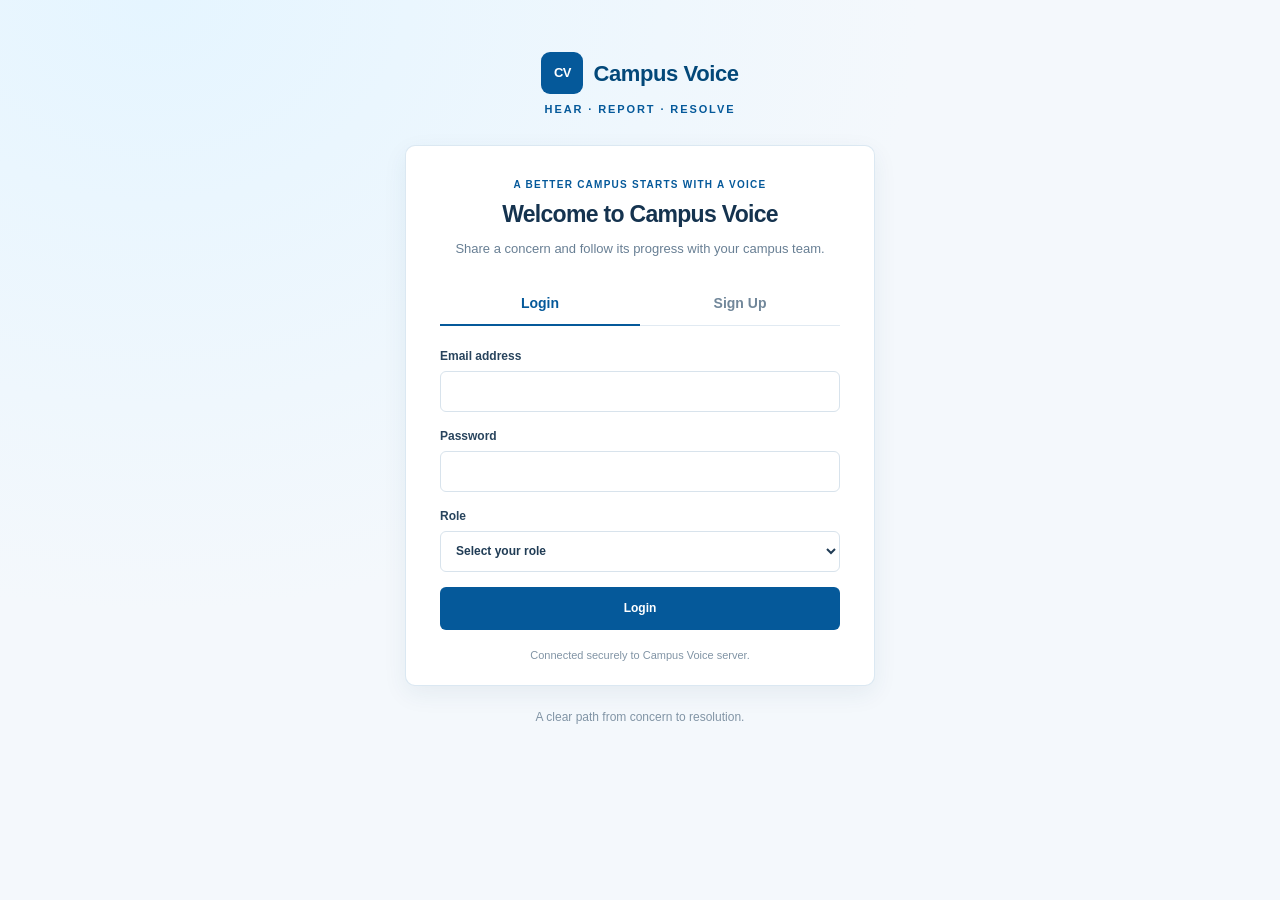
<file: index.html>
<!doctype html>
<html lang="en">
<head>
  <meta charset="utf-8">
  <meta name="viewport" content="width=device-width, initial-scale=1">
  <title>Campus Voice | Hear · Report · Resolve</title>
  <link rel="stylesheet" href="css/style.css">
  <script src="js/app.js" defer></script>
</head>
<body class="auth-page">
  <main class="auth-shell">
    <a class="brand auth-brand" href="index.html" aria-label="Campus Voice home"><span class="brand-mark">CV</span><span>Campus Voice</span></a>
    <p class="tagline">Hear · Report · Resolve</p>
    <section class="auth-card card">
      <div class="auth-heading"><p class="eyebrow">A better campus starts with a voice</p><h1>Welcome to Campus Voice</h1><p>Share a concern and follow its progress with your campus team.</p></div>
      <div class="tabs" role="tablist" aria-label="Account access"><button class="tab active" id="loginTab" role="tab" aria-selected="true" aria-controls="loginPanel">Login</button><button class="tab" id="signupTab" role="tab" aria-selected="false" aria-controls="signupPanel">Sign Up</button></div>
      <div id="loginPanel" role="tabpanel" aria-labelledby="loginTab">
        <form id="loginForm" novalidate>
          <label>Email address<input id="loginEmail" type="email" autocomplete="email" required></label>
          <label>Password<input id="loginPassword" type="password" autocomplete="current-password" required></label>
          <label>Role<select id="loginRole" required><option value="">Select your role</option><option>Student</option><option>Faculty</option><option>Department Administrator</option></select></label>
          <p class="form-error" id="loginError" role="alert" aria-live="polite"></p>
          <button class="button primary full" type="submit">Login</button>
        </form>
      </div>
      <div id="signupPanel" role="tabpanel" aria-labelledby="signupTab" hidden>
        <form id="signupForm" novalidate>
          <label>Full name<input id="signupName" type="text" autocomplete="name" required></label>
          <label>Email address<input id="signupEmail" type="email" autocomplete="email" required></label>
          <label>Password<input id="signupPassword" type="password" autocomplete="new-password" minlength="8" required><span class="field-hint">Use at least 8 characters.</span></label>
          <label>Confirm password<input id="confirmPassword" type="password" autocomplete="new-password" required></label>
          <label>Role<select id="signupRole" required><option value="">Select your role</option><option>Student</option><option>Faculty</option><option>Department Administrator</option></select></label>
          <label id="signupDepartmentField" hidden>Department<select id="signupDepartment"><option value="">Select a department</option></select></label>
          <p class="form-error" id="signupError" role="alert" aria-live="polite"></p>
          <button class="button primary full" type="submit">Create account</button>
        </form>
      </div>
      <p class="privacy-note">Connected securely to Campus Voice server.</p>
    </section>
    <p class="auth-footer">A clear path from concern to resolution.</p>
  </main>
</body>
</html>
</file>
<file: css/style.css>
:root { font-family: Inter, "Segoe UI", Arial, sans-serif; color: #17314a; background: #f4f8fc; font-synthesis: none; text-rendering: optimizeLegibility; --blue: #05599a; --blue-dark: #034879; --sky: #8ccbf7; --ink: #17314a; --muted: #687f94; --line: #e1eaf2; --white: #fff; --shadow: 0 8px 24px rgba(28, 67, 101, .07); }
* { box-sizing: border-box; }
body { margin: 0; min-width: 320px; background: #f4f8fc; font-size: 14px; line-height: 1.5; }
button, input, select, textarea { font: inherit; }
button { cursor: pointer; }
a { color: inherit; text-decoration: none; }
[hidden] { display: none !important; }
.auth-page { min-height: 100vh; background: radial-gradient(ellipse at 12% 0%, #e5f5ff 0, #f4f8fc 48%, #f4f8fc 100%); }
.auth-shell { width: min(100% - 32px, 470px); margin: 0 auto; padding: 52px 0 32px; }
.brand { display: inline-flex; align-items: center; gap: 10px; color: white; font-size: 17px; font-weight: 700; letter-spacing: -.4px; }
.brand-mark { display: grid; width: 36px; height: 36px; place-items: center; border-radius: 9px; background: #fff; color: var(--blue); font-size: 13px; font-weight: 800; letter-spacing: -.5px; }
.auth-brand { display: flex; justify-content: center; color: var(--blue-dark); font-size: 22px; }
.auth-brand .brand-mark { background: var(--blue); color: white; width: 42px; height: 42px; }
.tagline { margin: 7px 0 27px; text-align: center; color: var(--blue); letter-spacing: 1.9px; text-transform: uppercase; font-size: 11px; font-weight: 700; }
.card { background: white; border: 1px solid rgba(216, 230, 241, .9); border-radius: 10px; box-shadow: var(--shadow); }
.auth-card { padding: 31px 34px 22px; }
.auth-heading { text-align: center; }
.eyebrow { margin: 0 0 5px; color: var(--blue); font-size: 10px; font-weight: 700; letter-spacing: 1.25px; text-transform: uppercase; }
h1, h2, h3, p { margin-top: 0; }
.auth-heading h1 { margin: 0; color: #15334f; font-size: 23px; letter-spacing: -.7px; }
.auth-heading > p:last-child { margin: 8px 0 23px; color: var(--muted); font-size: 13px; }
.tabs { display: grid; grid-template-columns: 1fr 1fr; margin-bottom: 21px; border-bottom: 1px solid var(--line); }
.tab { position: relative; padding: 11px 8px; border: 0; background: none; color: #71879a; font-weight: 600; }
.tab.active { color: var(--blue); }
.tab.active::after { position: absolute; right: 0; bottom: -1px; left: 0; height: 2px; background: var(--blue); content: ""; }
label { display: block; margin-bottom: 15px; color: #28445d; font-size: 12px; font-weight: 600; }
input, select, textarea { display: block; width: 100%; margin-top: 6px; padding: 10px 11px; color: #203c55; border: 1px solid #d8e3ec; border-radius: 6px; outline: none; background: #fff; transition: border-color .15s, box-shadow .15s; }
input, select { min-height: 41px; }
textarea { min-height: 100px; resize: vertical; }
input:focus, select:focus, textarea:focus { border-color: #70b7e9; box-shadow: 0 0 0 3px rgba(140, 203, 247, .25); }
input::placeholder, textarea::placeholder { color: #a1b1be; font-weight: 400; }
.field-hint { display: block; padding-top: 5px; color: #8498a9; font-size: 11px; font-weight: 400; }
.button { display: inline-flex; align-items: center; justify-content: center; gap: 7px; min-height: 39px; padding: 9px 14px; border: 1px solid transparent; border-radius: 6px; font-size: 12px; font-weight: 600; transition: background .15s, border-color .15s, transform .15s; }
.button:active { transform: translateY(1px); }
.button:disabled { cursor: default; opacity: .75; }
.primary { color: white; background: var(--blue); }
.primary:hover { background: var(--blue-dark); }
.full { width: 100%; min-height: 43px; }
.button-light { color: var(--blue); border-color: rgba(255,255,255,.38); background: rgba(255,255,255,.98); }
.button-outline { color: var(--blue); border-color: #bfdbef; background: #fff; }
.button-outline:hover { background: #f1f8fd; }
.button-muted { color: #758899; border-color: #e0e7ed; background: #f6f8fa; }
.form-error { min-height: 0; margin: -3px 0 11px; color: #b33b39; font-size: 12px; }
.form-error:empty { display: none; }
.privacy-note { margin: 17px 0 0; text-align: center; color: #8194a5; font-size: 11px; }
.auth-footer { margin: 22px 0 0; text-align: center; color: #8194a5; font-size: 12px; }
.site-header { color: white; background: var(--blue); box-shadow: 0 3px 12px rgba(16, 62, 100, .13); }
.header-inner { display: flex; width: min(100% - 48px, 1400px); min-height: 68px; margin: auto; align-items: center; justify-content: space-between; gap: 20px; }
.header-user { display: flex; align-items: center; gap: 14px; }
.greeting { font-weight: 600; }
.role-badge { padding: 5px 9px; border: 1px solid rgba(255,255,255,.3); border-radius: 20px; color: white; background: rgba(255,255,255,.12); font-size: 11px; }
.page-wrap { width: min(100% - 48px, 1400px); margin: 0 auto; padding: 34px 0 60px; }
.page-intro { display: flex; margin-bottom: 22px; align-items: end; justify-content: space-between; }
.page-intro h1 { margin: 0 0 4px; color: #15334f; font-size: 25px; letter-spacing: -.7px; }
.page-intro p:last-child { margin: 0; color: var(--muted); font-size: 13px; }
.student-layout { display: grid; grid-template-columns: minmax(300px, .77fr) minmax(0, 1.6fr); align-items: start; gap: 19px; }
.form-card, .complaints-card, .admin-list-card { padding: 23px; }
.section-heading { display: flex; margin-bottom: 20px; align-items: center; justify-content: space-between; }
.section-heading h2 { margin: 0; color: #183b59; font-size: 18px; letter-spacing: -.3px; }
.heading-icon { display: grid; width: 31px; height: 31px; place-items: center; border-radius: 8px; color: var(--blue); background: #eaf6ff; font-size: 11px; font-weight: 700; }
.form-row { display: grid; grid-template-columns: 1fr 1fr; gap: 12px; }
.count-pill { min-width: 29px; padding: 4px 9px; border-radius: 16px; color: var(--blue); background: #eaf5fd; text-align: center; font-size: 11px; font-weight: 700; }
.table-wrap { width: 100%; overflow-x: auto; }
table { width: 100%; border-collapse: collapse; text-align: left; white-space: nowrap; }
th { padding: 10px 9px; color: #70869a; border-bottom: 1px solid var(--line); font-size: 10px; font-weight: 700; letter-spacing: .55px; text-transform: uppercase; }
td { padding: 13px 9px; border-bottom: 1px solid #edf1f5; color: #536d83; font-size: 12px; }
tbody tr:last-child td { border-bottom: 0; }
.id-cell { color: #46728f; font-family: "Segoe UI", Arial, sans-serif; font-size: 11px; font-weight: 700; letter-spacing: .2px; }
.title-cell { max-width: 190px; overflow: hidden; color: #23425b; font-weight: 600; text-overflow: ellipsis; }
.priority-badge, .status-badge { display: inline-flex; padding: 4px 7px; border-radius: 4px; font-size: 9px; font-weight: 700; letter-spacing: .35px; text-transform: uppercase; }
.priority-low { color: #278052; background: #e7f6ed; }
.priority-medium { color: #9a6a08; background: #fff3d2; }
.priority-high { color: #b95618; background: #ffeadb; }
.priority-critical { color: #b42f3b; background: #fde7e8; }
.status-pending { color: #79621a; background: #f7f0d9; }
.status-assigned { color: #286d9d; background: #e7f3fb; }
.status-in-progress { color: #6753a0; background: #eeeafb; }
.status-resolved { color: #28754e; background: #e5f5eb; }
.status-rejected { color: #8a4a50; background: #f7e9ea; }
.text-button { padding: 3px 0; color: var(--blue); border: 0; background: none; font-size: 11px; font-weight: 600; }
.text-button:hover { color: #023e6c; text-decoration: underline; }
.empty-state { padding: 50px 18px; text-align: center; }
.empty-icon { display: grid; width: 40px; height: 40px; margin: 0 auto 13px; place-items: center; border: 1px dashed #b9cfdf; border-radius: 50%; color: #6c9fc3; font-size: 22px; }
.empty-state h3 { margin: 0 0 5px; color: #284862; font-size: 14px; }
.empty-state p { margin: 0; color: #8194a5; font-size: 12px; }
.admin-welcome { display: grid; gap: 1px; text-align: right; }
.admin-welcome strong { font-size: 12px; }
.admin-welcome span { color: #d0eaff; font-size: 10px; }
.open-count { display: grid; padding: 5px 11px; border-left: 1px solid rgba(255,255,255,.3); line-height: 1.2; }
.open-count strong { font-size: 17px; }
.open-count span { color: #d0eaff; font-size: 9px; }
.summary-grid { display: grid; grid-template-columns: 1fr 1fr; gap: 16px; margin-bottom: 19px; }
.summary-card { padding: 18px 20px; }
.summary-title { display: flex; margin-bottom: 15px; align-items: center; justify-content: space-between; }
.summary-title h2 { margin: 0; color: #21445f; font-size: 14px; }
.summary-title > span { color: #8194a5; font-size: 10px; }
.bar-row { margin-top: 10px; }
.bar-row > div { display: flex; margin-bottom: 5px; justify-content: space-between; color: #60798d; font-size: 10px; }
.bar-row strong { color: #31536c; }
.bar-track { display: block; height: 5px; overflow: hidden; border-radius: 5px; background: #edf3f8; }
.bar-fill { display: block; height: 100%; border-radius: inherit; background: var(--blue); }
.bar-light { background: #8ccbf7; }
.muted { color: #8295a5; font-size: 12px; }
.summary-empty { margin: 8px 0 0; }
.admin-list-heading { margin-bottom: 17px; }
.filters { display: grid; grid-template-columns: minmax(230px, 1fr) 180px 180px; gap: 12px; padding-bottom: 17px; border-bottom: 1px solid var(--line); }
.filters label { margin: 0; }
.filters input, .filters select { margin-top: 4px; }
.complaint-list { display: grid; gap: 10px; padding-top: 15px; }
.complaint-card { padding: 17px 18px 14px; border: 1px solid #e2ebf2; border-radius: 8px; background: white; }
.complaint-card-priority { border-left: 3px solid #e9a052; }
.complaint-card:has(.priority-critical) { border-left-color: #d7565c; }
.complaint-card-top { display: flex; align-items: flex-start; justify-content: space-between; gap: 15px; }
.card-id-row { display: flex; align-items: center; gap: 7px; }
.complaint-card h3 { margin: 7px 0 0; color: #1c3e59; font-size: 14px; }
.card-date { padding-top: 2px; color: #8294a3; font-size: 10px; white-space: nowrap; }
.complaint-preview { display: -webkit-box; margin: 9px 0 13px; overflow: hidden; color: #637b8e; font-size: 12px; line-height: 1.55; -webkit-box-orient: vertical; line-clamp: 2; -webkit-line-clamp: 2; }
.complaint-card-foot { display: flex; align-items: center; justify-content: space-between; gap: 14px; padding-top: 11px; border-top: 1px solid #eff3f6; }
.card-facts, .card-actions { display: flex; align-items: center; gap: 14px; }
.card-facts { color: #7a8e9f; font-size: 10px; }
.card-actions .button { min-height: 32px; padding: 6px 10px; font-size: 10px; }
.modal { width: min(100% - 30px, 590px); max-height: min(85vh, 760px); padding: 25px; border: 0; border-radius: 10px; color: var(--ink); box-shadow: 0 20px 65px rgba(11, 35, 56, .25); }
.modal::backdrop { background: rgba(18, 43, 64, .5); backdrop-filter: blur(2px); }
.modal-head { display: flex; margin-bottom: 20px; align-items: flex-start; justify-content: space-between; gap: 15px; }
.modal-head h2 { margin: 0; color: #183b59; font-size: 20px; }
.icon-button { display: grid; width: 31px; height: 31px; flex: 0 0 31px; place-items: center; border: 1px solid #e0e9ef; border-radius: 6px; color: #577087; background: white; font-size: 20px; line-height: 1; }
.detail-meta { display: flex; flex-wrap: wrap; align-items: center; gap: 9px; margin-bottom: 18px; }
.detail-grid { display: grid; grid-template-columns: 1fr 1fr; gap: 13px 20px; margin: 0 0 20px; padding: 15px; border-radius: 7px; background: #f5f9fc; }
.detail-grid dt { margin-bottom: 3px; color: #8294a3; font-size: 10px; }
.detail-grid dd { margin: 0; color: #2c4b64; font-size: 12px; font-weight: 600; }
.detail-description { margin-bottom: 21px; }
.detail-description h3, .timeline-heading { margin: 0 0 7px; color: #27475f; font-size: 12px; }
.detail-description p { margin: 0; color: #587187; font-size: 12px; line-height: 1.7; white-space: normal; overflow-wrap: anywhere; }
.timeline { position: relative; display: grid; gap: 0; margin: 14px 0 0 5px; padding: 0 0 0 19px; list-style: none; }
.timeline::before { position: absolute; top: 8px; bottom: 14px; left: 4px; width: 1px; background: #d8e6f0; content: ""; }
.timeline li { position: relative; padding: 0 0 17px; }
.timeline-dot { position: absolute; top: 4px; left: -19px; width: 9px; height: 9px; border: 2px solid #fff; border-radius: 50%; background: #4e9ed5; box-shadow: 0 0 0 1px #93bfdd; }
.timeline li > div > strong { color: #31536c; font-size: 11px; }
.timeline li > div > strong span { padding: 0 4px; color: #93a7b7; }
.timeline time { display: block; margin-top: 3px; color: #8395a4; font-size: 10px; }
.timeline li p { margin: 5px 0 2px; color: #5e778a; font-size: 11px; overflow-wrap: anywhere; }
.timeline small { color: #91a0ad; font-size: 10px; }
.update-modal { width: min(100% - 30px, 470px); }
.update-summary { display: grid; gap: 4px; margin: -4px 0 17px; padding: 11px 12px; border-radius: 6px; background: #f3f8fc; }
.update-summary strong { color: #284861; font-size: 12px; }
.update-summary span { color: #748a9b; font-size: 11px; }
@media (max-width: 1080px) {
  .student-layout { grid-template-columns: 1fr; }
  .filters { grid-template-columns: minmax(200px, 1fr) 155px 155px; }
}
@media (max-width: 700px) {
  .header-inner, .page-wrap { width: min(100% - 28px, 1400px); }
  .header-inner { min-height: 62px; }
  .header-user { gap: 8px; }
  .greeting { display: none; }
  .brand { gap: 7px; font-size: 14px; }
  .brand-mark { width: 32px; height: 32px; }
  .button-light { min-height: 33px; padding: 6px 9px; font-size: 10px; }
  .role-badge { max-width: 112px; overflow: hidden; text-overflow: ellipsis; white-space: nowrap; font-size: 9px; }
  .page-wrap { padding-top: 25px; }
  .page-intro h1 { font-size: 21px; }
  .form-card, .complaints-card, .admin-list-card { padding: 17px; }
  .summary-grid { grid-template-columns: 1fr; gap: 10px; }
  .filters { grid-template-columns: 1fr 1fr; }
  .search-field { grid-column: 1 / -1; }
  .admin-welcome { display: none; }
  .open-count { padding-left: 8px; }
  .complaint-card { padding: 14px; }
  .card-facts { flex-wrap: wrap; gap: 4px 10px; }
  .card-actions { gap: 8px; }
}
@media (max-width: 440px) {
  .auth-shell { padding-top: 30px; }
  .auth-card { padding: 23px 19px 19px; }
  .auth-heading h1 { font-size: 20px; }
  .form-row { grid-template-columns: 1fr; gap: 0; }
  .filters { grid-template-columns: 1fr; }
  .search-field { grid-column: auto; }
  .complaint-card-top { display: block; }
  .card-date { display: block; margin-top: 6px; }
  .complaint-card-foot { flex-direction: column; }
  .card-actions { width: 100%; justify-content: space-between; }
  .detail-grid { gap: 11px; padding: 12px; }
  .modal { padding: 19px; }
}
</file>
